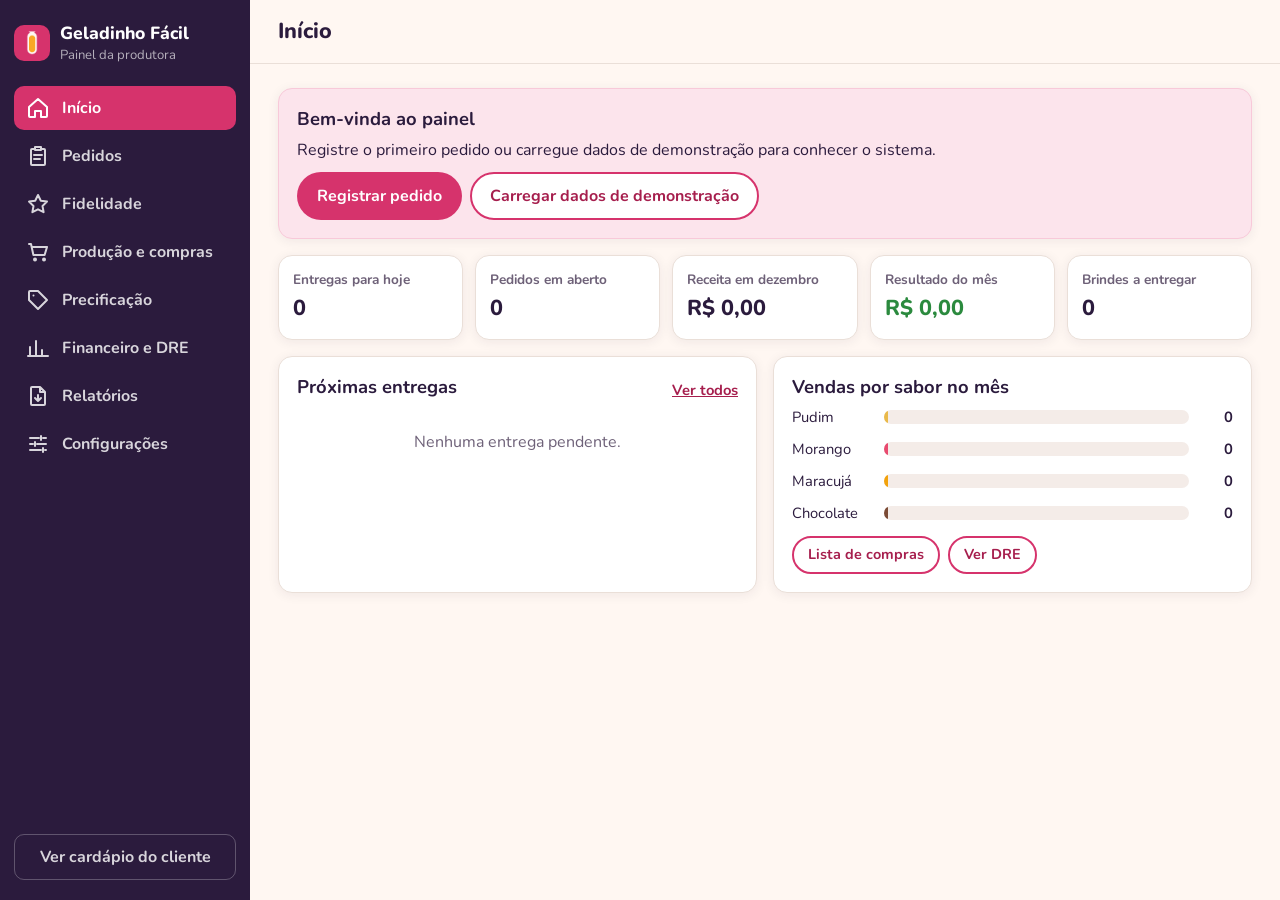
<file: painel.html>
<!DOCTYPE html>
<html lang="pt-BR">
<head>
  <meta charset="UTF-8">
  <meta name="viewport" content="width=device-width, initial-scale=1">
  <title>Painel | Geladinho Fácil</title>
  <meta name="robots" content="noindex">
  <meta name="theme-color" content="#D6336C">
  <link rel="manifest" href="manifest.json">
  <link rel="icon" href="img/icone-192.png">
  <link rel="apple-touch-icon" href="img/icone-192.png">
  <link rel="preconnect" href="https://fonts.googleapis.com">
  <link rel="preconnect" href="https://fonts.gstatic.com" crossorigin>
  <link href="https://fonts.googleapis.com/css2?family=Nunito:wght@400;600;700;800&display=swap" rel="stylesheet">
  <link rel="stylesheet" href="css/style.css">
</head>
<body class="painel">
  <a class="pular" href="#conteudo">Pular para o conteúdo</a>

  <div class="app">
    <aside class="menu-lateral" aria-label="Menu principal">
      <div class="marca">
        <img src="img/icone-192.png" alt="" width="36" height="36">
        <div>
          <strong id="nome-negocio-menu">Geladinho Fácil</strong>
          <small>Painel da produtora</small>
        </div>
      </div>
      <nav>
        <ul id="menu-lateral-lista"></ul>
      </nav>
      <a class="link-cardapio" href="index.html" target="_blank">Ver cardápio do cliente</a>
    </aside>

    <div class="principal">
      <header class="topo-painel">
        <h1 id="titulo-tela">Início</h1>
        <span class="selo-demo" id="selo-demo" hidden>Dados de demonstração</span>
      </header>
      <main id="conteudo" tabindex="-1">
        <p class="vazio">Carregando...</p>
      </main>
    </div>
  </div>

  <nav class="menu-inferior" id="menu-inferior" aria-label="Menu"></nav>
  <div id="toast" class="toast" role="status" aria-live="polite"></div>

  <script src="js/util.js"></script>
  <script src="js/api.js"></script>
  <script src="js/armazenamento.js"></script>
  <script src="js/pedidos.js"></script>
  <script src="js/fidelidade.js"></script>
  <script src="js/producao.js"></script>
  <script src="js/precificacao.js"></script>
  <script src="js/financeiro.js"></script>
  <script src="js/relatorios.js"></script>
  <script src="js/painel.js"></script>
</body>
</html>
</file>
<file: css/style.css>
/* ==========================================================
   Geladinho Fácil - folha de estilo (mobile first)
   ========================================================== */

:root {
  --cor-primaria: #D6336C;
  --cor-primaria-escura: #A61E4D;
  --cor-primaria-clara: #FCE4EC;
  --cor-fundo: #FFF7F2;
  --cor-superficie: #FFFFFF;
  --cor-texto: #2B1B3D;
  --cor-suave: #6E6178;
  --cor-borda: #EADFD8;
  --cor-estrela: #F2A20C;
  --cor-sucesso: #2B8A3E;
  --cor-perigo: #C92A2A;
  --cor-alerta: #B35C00;
  --cor-whats: #1C9E50;
  --cor-whats-escura: #147A3D;
  --raio: 14px;
  --sombra: 0 2px 12px rgba(43, 27, 61, .07);
  --fonte: 'Nunito', system-ui, -apple-system, 'Segoe UI', Roboto, sans-serif;
}

* { box-sizing: border-box; }

html { scroll-behavior: smooth; }

body {
  margin: 0;
  font-family: var(--fonte);
  font-size: 16px;
  line-height: 1.5;
  color: var(--cor-texto);
  background: var(--cor-fundo);
}

h1, h2, h3 { line-height: 1.25; margin: 0 0 .5rem; }
h2 { font-size: 1.15rem; }
p { margin: 0 0 .5rem; }
img, svg { display: block; }
a { color: var(--cor-primaria-escura); }

:focus-visible { outline: 3px solid var(--cor-primaria); outline-offset: 2px; }

.pular {
  position: absolute; left: -999px; top: 8px; z-index: 100;
  background: var(--cor-texto); color: #fff; padding: 8px 12px; border-radius: 8px;
}
.pular:focus { left: 8px; }

.container { width: 100%; max-width: 1100px; margin: 0 auto; padding: 0 16px; }

.suave { color: var(--cor-suave); font-size: .92rem; }
.positivo { color: var(--cor-sucesso); }
.negativo { color: var(--cor-perigo); }
.alerta-texto { color: var(--cor-alerta); font-size: .92rem; margin-top: 8px; }
.vazio { color: var(--cor-suave); text-align: center; padding: 24px 8px; }
.link { font-weight: 700; font-size: .92rem; }

/* ---------- Botões ---------- */

.btn {
  display: inline-flex; align-items: center; justify-content: center; gap: 6px;
  min-height: 44px; padding: 10px 18px;
  border: 2px solid transparent; border-radius: 999px;
  font: inherit; font-weight: 700; text-decoration: none; cursor: pointer;
  transition: background .15s, transform .1s;
}
.btn:active { transform: scale(.98); }
.btn:disabled { opacity: .45; cursor: not-allowed; }
.btn small { font-weight: 600; opacity: .8; }
.btn-primario { background: var(--cor-primaria); color: #fff; }
.btn-primario:hover:not(:disabled) { background: var(--cor-primaria-escura); }
.btn-secundario { background: var(--cor-superficie); color: var(--cor-primaria-escura); border-color: var(--cor-primaria); }
.btn-secundario:hover:not(:disabled) { background: var(--cor-primaria-clara); }
.btn-whats { background: var(--cor-whats); color: #fff; }
.btn-whats:hover:not(:disabled) { background: var(--cor-whats-escura); }
.btn-perigo { background: var(--cor-superficie); color: var(--cor-perigo); border-color: var(--cor-perigo); }
.btn-texto { background: none; color: var(--cor-suave); padding: 6px 10px; text-decoration: underline; }
.btn-pequeno { min-height: 36px; padding: 6px 14px; font-size: .9rem; }

/* ---------- Cartões e formulários ---------- */

.cartao {
  background: var(--cor-superficie);
  border: 1px solid var(--cor-borda);
  border-radius: var(--raio);
  box-shadow: var(--sombra);
  padding: 18px;
  margin-bottom: 16px;
}

.form-grade { display: grid; gap: 12px; grid-template-columns: 1fr; }
.largura-total { grid-column: 1 / -1; }

label { display: flex; flex-direction: column; gap: 4px; font-weight: 700; font-size: .92rem; }
label.inline { flex-direction: row; align-items: center; gap: 8px; }

input, select, textarea {
  font: inherit; font-weight: 400; color: var(--cor-texto);
  min-height: 44px; padding: 8px 12px;
  border: 1.5px solid var(--cor-borda); border-radius: 10px; background: #fff;
}
input:focus, select:focus, textarea:focus { border-color: var(--cor-primaria); outline: none; box-shadow: 0 0 0 3px var(--cor-primaria-clara); }

.erro-form { color: var(--cor-perigo); font-weight: 700; min-height: 1px; margin: 0; }
.erro-form:empty { display: none; }
.total-previo { font-weight: 800; margin: 0; }

.badge {
  display: inline-block; padding: 2px 10px; border-radius: 999px;
  font-size: .8rem; font-weight: 800; white-space: nowrap;
}
.badge-novo { background: #E7F0FF; color: #1D4ED8; }
.badge-producao { background: #FFF3D6; color: #8A5300; }
.badge-entregue { background: #E3F6E8; color: var(--cor-sucesso); }
.badge-cancelado { background: #F1ECEF; color: var(--cor-suave); }
.badge-brinde { background: #FFF3D6; color: #8A5300; }

.novo-pedido summary { cursor: pointer; list-style: none; }
.novo-pedido summary::-webkit-details-marker { display: none; }
.novo-pedido summary h2 { margin: 0; color: var(--cor-primaria-escura); }
.novo-pedido[open] summary { margin-bottom: 12px; }

.confirmacao-fundo {
  position: fixed; inset: 0; z-index: 60; display: grid; place-items: center; padding: 16px;
  background: rgba(43, 27, 61, .45);
}
.confirmacao {
  width: 100%; max-width: 380px; background: var(--cor-superficie); border-radius: var(--raio);
  padding: 20px; box-shadow: 0 12px 40px rgba(0,0,0,.25); font-weight: 700;
}
.confirmacao .pedido-acoes { justify-content: flex-end; }

/* ---------- Tabelas ---------- */

.tabela-rolagem { overflow-x: auto; margin: 0 -4px; }
.tabela { width: 100%; border-collapse: collapse; font-size: .94rem; }
.tabela th, .tabela td { padding: 10px 8px; text-align: left; border-bottom: 1px solid var(--cor-borda); white-space: nowrap; }
.tabela th { font-size: .8rem; text-transform: uppercase; letter-spacing: .03em; color: var(--cor-suave); }
.tabela-dre td:nth-child(2), .tabela-dre th:nth-child(2), .tabela-dre td:nth-child(3), .tabela-dre th:nth-child(3) { text-align: right; }
.tabela-dre .subtotal td { font-weight: 800; background: #FBF5F2; }
.tabela-dre .detalhe td:first-child { padding-left: 24px; color: var(--cor-suave); }
.tabela-dre .total td { font-weight: 800; font-size: 1.05rem; border-top: 2px solid var(--cor-texto); }
.input-tabela { width: 90px; min-height: 36px; padding: 4px 8px; }
.ponto { display: inline-block; width: 10px; height: 10px; border-radius: 50%; margin-right: 8px; }

/* ---------- Indicadores ---------- */

.kpis { display: grid; grid-template-columns: repeat(2, 1fr); gap: 12px; margin-bottom: 16px; }
.kpi {
  display: flex; flex-direction: column; gap: 2px;
  background: var(--cor-superficie); border: 1px solid var(--cor-borda); border-radius: var(--raio);
  padding: 14px; box-shadow: var(--sombra); text-decoration: none; color: inherit;
}
a.kpi:hover { border-color: var(--cor-primaria); }
.kpi span { font-size: .85rem; color: var(--cor-suave); font-weight: 700; }
.kpi strong { font-size: 1.35rem; font-weight: 800; }
.kpi .kpi-texto { font-size: 1rem; }

.barras { display: grid; gap: 10px; margin-bottom: 12px; }
.barra-linha { display: grid; grid-template-columns: 84px 1fr 36px; align-items: center; gap: 8px; font-size: .92rem; }
.barra-linha strong { text-align: right; }
.barra-trilho { height: 14px; background: #F4ECE8; border-radius: 999px; overflow: hidden; }
.barra-valor { height: 100%; border-radius: 999px; min-width: 4px; }

/* ---------- Listas ---------- */

.lista-simples { list-style: none; margin: 0 0 8px; padding: 0; }
.lista-simples li {
  display: flex; align-items: center; justify-content: space-between; gap: 10px;
  padding: 8px 0; border-bottom: 1px solid var(--cor-borda);
}
.lista-simples li > span:nth-child(2) { flex: 1; }

.lista-compras { list-style: none; padding: 0; margin: 0 0 12px; }
.lista-compras li { display: flex; justify-content: space-between; align-items: center; padding: 8px 0; border-bottom: 1px solid var(--cor-borda); }
.lista-compras label { flex-direction: row; align-items: center; gap: 10px; font-weight: 400; font-size: 1rem; }
.lista-compras input { min-height: 22px; width: 22px; height: 22px; accent-color: var(--cor-primaria); }
.lista-compras input:checked + span { text-decoration: line-through; color: var(--cor-suave); }

.abas { display: flex; gap: 8px; overflow-x: auto; padding-bottom: 8px; margin-bottom: 8px; }
.aba {
  border: 1.5px solid var(--cor-borda); background: var(--cor-superficie); color: var(--cor-texto);
  border-radius: 999px; padding: 6px 14px; font: inherit; font-weight: 700; cursor: pointer; white-space: nowrap;
}
.aba span { color: var(--cor-suave); font-weight: 600; margin-left: 4px; }
.aba.ativa { background: var(--cor-texto); color: #fff; border-color: var(--cor-texto); }
.aba.ativa span { color: #fff; opacity: .8; }

.lista-pedidos { display: grid; gap: 10px; }
.pedido {
  display: flex; gap: 12px; background: var(--cor-superficie); border: 1px solid var(--cor-borda);
  border-radius: var(--raio); padding: 12px; box-shadow: var(--sombra);
}
.pedido-info { flex: 1; min-width: 0; }
.pedido-info p { margin: 2px 0; }
.pedido-linha { display: flex; justify-content: space-between; align-items: center; gap: 8px; flex-wrap: wrap; }
.pedido-acoes { display: flex; flex-wrap: wrap; gap: 8px; margin-top: 10px; }

.estrelas { display: inline-flex; gap: 2px; font-size: 1.4rem; line-height: 1; margin: 6px 0; }
.estrelas.grandes { font-size: 2rem; }
.estrela { color: #E6DCD6; }
.estrela.cheia { color: var(--cor-estrela); }

.grade-cartoes { display: grid; gap: 12px; }
.cartao-fidelidade { margin-bottom: 0; }
.cartao-fidelidade.tem-brinde { border-color: var(--cor-estrela); }
.busca { margin-bottom: 12px; }

.grade-botoes { display: flex; flex-wrap: wrap; gap: 10px; margin-top: 10px; }
.grade-botoes label.btn { flex-direction: row; font-size: 1rem; }

.barra-acoes { display: flex; flex-wrap: wrap; justify-content: space-between; align-items: center; gap: 10px; margin-bottom: 16px; }

.toast {
  position: fixed; left: 50%; bottom: 88px; transform: translate(-50%, 20px);
  background: var(--cor-texto); color: #fff; padding: 12px 18px; border-radius: 12px;
  font-weight: 700; box-shadow: 0 6px 24px rgba(0,0,0,.2);
  opacity: 0; pointer-events: none; transition: opacity .2s, transform .2s; z-index: 50;
  max-width: calc(100% - 32px);
}
.toast.visivel { opacity: 1; transform: translate(-50%, 0); }
.toast.erro { background: var(--cor-perigo); }
.toast.alerta { background: #5B4A66; }

/* ==========================================================
   VITRINE (cardápio do cliente)
   ========================================================== */

.vitrine { padding-bottom: 110px; }

.topo { position: sticky; top: 0; z-index: 20; background: rgba(255,255,255,.95); backdrop-filter: blur(6px); border-bottom: 1px solid var(--cor-borda); }
.topo-conteudo { display: flex; align-items: center; justify-content: space-between; gap: 12px; padding-top: 10px; padding-bottom: 10px; }
.marca { display: flex; align-items: center; gap: 10px; }
.marca img { border-radius: 10px; }
.marca strong { display: block; font-size: 1.1rem; font-weight: 800; }
.marca small { display: block; color: var(--cor-suave); font-size: .82rem; }

.hero {
  margin: 16px 0 24px; padding: 24px 20px; border-radius: 20px; color: #fff;
  background: linear-gradient(135deg, var(--cor-primaria) 0%, #E8590C 100%);
}
.hero h1 { font-size: 1.6rem; font-weight: 800; }
.hero p { opacity: .95; }
.aviso-exemplo { display: inline-block; background: rgba(255,255,255,.2); padding: 4px 12px; border-radius: 999px; font-size: .85rem; font-weight: 700; margin-top: 6px; }

.titulo-secao { font-size: 1.3rem; margin-bottom: 12px; }

.grade-sabores { display: grid; gap: 14px; grid-template-columns: 1fr; margin-bottom: 24px; }
.card-sabor {
  display: flex; gap: 14px; align-items: center;
  background: var(--cor-superficie); border: 2px solid var(--cor-borda); border-radius: 18px;
  padding: 14px; box-shadow: var(--sombra); transition: border-color .15s;
}
.card-sabor.selecionado { border-color: var(--cor-sabor); }
.card-sabor-imagem {
  flex: none; width: 96px; height: 112px; display: grid; place-items: center; border-radius: 14px;
  background: color-mix(in srgb, var(--cor-sabor) 14%, white);
}
.card-sabor-corpo { flex: 1; min-width: 0; }
.card-sabor h3 { font-size: 1.15rem; font-weight: 800; margin-bottom: 2px; }
.card-sabor-rodape { display: flex; justify-content: space-between; align-items: center; gap: 8px; margin-top: 8px; flex-wrap: wrap; }
.preco { font-size: 1.2rem; font-weight: 800; }

.stepper { display: inline-flex; align-items: center; border: 2px solid var(--cor-borda); border-radius: 999px; overflow: hidden; }
.stepper button {
  width: 44px; height: 40px; border: 0; background: var(--cor-primaria-clara); color: var(--cor-primaria-escura);
  font-size: 1.4rem; font-weight: 800; cursor: pointer;
}
.stepper button:hover { background: #F8C9D9; }
.stepper output { min-width: 36px; text-align: center; font-weight: 800; font-size: 1.1rem; }

.cartao-fidelidade-info { display: flex; gap: 16px; align-items: center; flex-wrap: wrap; background: #FFF9EC; border-color: #F6DFA6; }

.barra-carrinho {
  position: fixed; left: 0; right: 0; bottom: 0; z-index: 30;
  background: var(--cor-superficie); border-top: 1px solid var(--cor-borda);
  box-shadow: 0 -4px 20px rgba(43,27,61,.08); padding: 12px 0;
}
.barra-conteudo { display: flex; justify-content: space-between; align-items: center; gap: 12px; }
.barra-conteudo span { display: block; font-size: .85rem; color: var(--cor-suave); font-weight: 700; }
.barra-conteudo strong { font-size: 1.25rem; font-weight: 800; }
.barra-carrinho.ativa .btn-whats { animation: pulso 1.8s ease-in-out 1; }
@keyframes pulso { 50% { transform: scale(1.05); } }

.rodape { color: var(--cor-suave); font-size: .85rem; padding-top: 16px; padding-bottom: 16px; }

/* ==========================================================
   PAINEL (produtora)
   ========================================================== */

.painel { padding-bottom: 84px; }

.menu-lateral { display: none; }

.topo-painel {
  position: sticky; top: 0; z-index: 20; display: flex; align-items: center; justify-content: space-between; gap: 10px;
  padding: 14px 16px; background: rgba(255,247,242,.95); backdrop-filter: blur(6px); border-bottom: 1px solid var(--cor-borda);
}
.topo-painel h1 { font-size: 1.35rem; font-weight: 800; margin: 0; }
.selo-demo { background: #FFF3D6; color: #8A5300; font-size: .78rem; font-weight: 800; padding: 4px 10px; border-radius: 999px; }

#conteudo { padding: 16px; outline: none; max-width: 1100px; }

.menu-inferior {
  position: fixed; left: 0; right: 0; bottom: 0; z-index: 30;
  display: grid; grid-template-columns: repeat(5, 1fr);
  background: var(--cor-superficie); border-top: 1px solid var(--cor-borda);
  padding: 6px 4px calc(6px + env(safe-area-inset-bottom));
}
.menu-inferior a {
  display: flex; flex-direction: column; align-items: center; gap: 2px;
  padding: 6px 2px; border-radius: 12px; text-decoration: none;
  color: var(--cor-suave); font-size: .72rem; font-weight: 700;
}
.menu-inferior a.ativo { color: var(--cor-primaria); background: var(--cor-primaria-clara); }

.icone { width: 24px; height: 24px; fill: none; stroke: currentColor; stroke-width: 2; stroke-linecap: round; stroke-linejoin: round; flex: none; }

.grade-modulos { display: grid; grid-template-columns: repeat(2, 1fr); gap: 12px; }
.modulo {
  display: flex; flex-direction: column; align-items: flex-start; gap: 10px; padding: 16px;
  background: var(--cor-superficie); border: 1px solid var(--cor-borda); border-radius: var(--raio);
  text-decoration: none; color: var(--cor-texto); font-weight: 800; box-shadow: var(--sombra);
}
.modulo .icone { color: var(--cor-primaria); width: 28px; height: 28px; }

.duas-colunas { display: grid; gap: 16px; }
.duas-colunas .cartao { margin-bottom: 0; }
.boas-vindas { background: var(--cor-primaria-clara); border-color: #F8C9D9; }

/* ---------- Telas maiores ---------- */

@media (min-width: 640px) {
  .form-grade { grid-template-columns: repeat(2, 1fr); }
  .grade-sabores { grid-template-columns: repeat(2, 1fr); }
  .kpis { grid-template-columns: repeat(auto-fit, minmax(170px, 1fr)); }
  .grade-cartoes { grid-template-columns: repeat(auto-fill, minmax(280px, 1fr)); }
  .grade-modulos { grid-template-columns: repeat(3, 1fr); }
  .hero h1 { font-size: 2rem; }
}

@media (min-width: 960px) {
  .painel { padding-bottom: 0; }
  .app { display: grid; grid-template-columns: 250px 1fr; min-height: 100vh; }
  .menu-lateral {
    display: flex; flex-direction: column; gap: 20px; position: sticky; top: 0; height: 100vh;
    padding: 20px 14px; background: var(--cor-texto); color: #fff;
  }
  .menu-lateral .marca small { color: rgba(255,255,255,.65); }
  .menu-lateral ul { list-style: none; margin: 0; padding: 0; display: grid; gap: 4px; }
  .menu-lateral a {
    display: flex; align-items: center; gap: 12px; padding: 10px 12px; border-radius: 10px;
    color: rgba(255,255,255,.82); text-decoration: none; font-weight: 700;
  }
  .menu-lateral a:hover { background: rgba(255,255,255,.08); color: #fff; }
  .menu-lateral a.ativo { background: var(--cor-primaria); color: #fff; }
  .menu-lateral .link-cardapio { margin-top: auto; border: 1px solid rgba(255,255,255,.25); justify-content: center; }
  .menu-inferior { display: none; }
  .topo-painel { padding: 18px 28px; }
  #conteudo { padding: 24px 28px; }
  .duas-colunas { grid-template-columns: 1fr 1fr; }
  .form-grade { grid-template-columns: repeat(3, 1fr); }
  .toast { bottom: 24px; }
}
</file>
